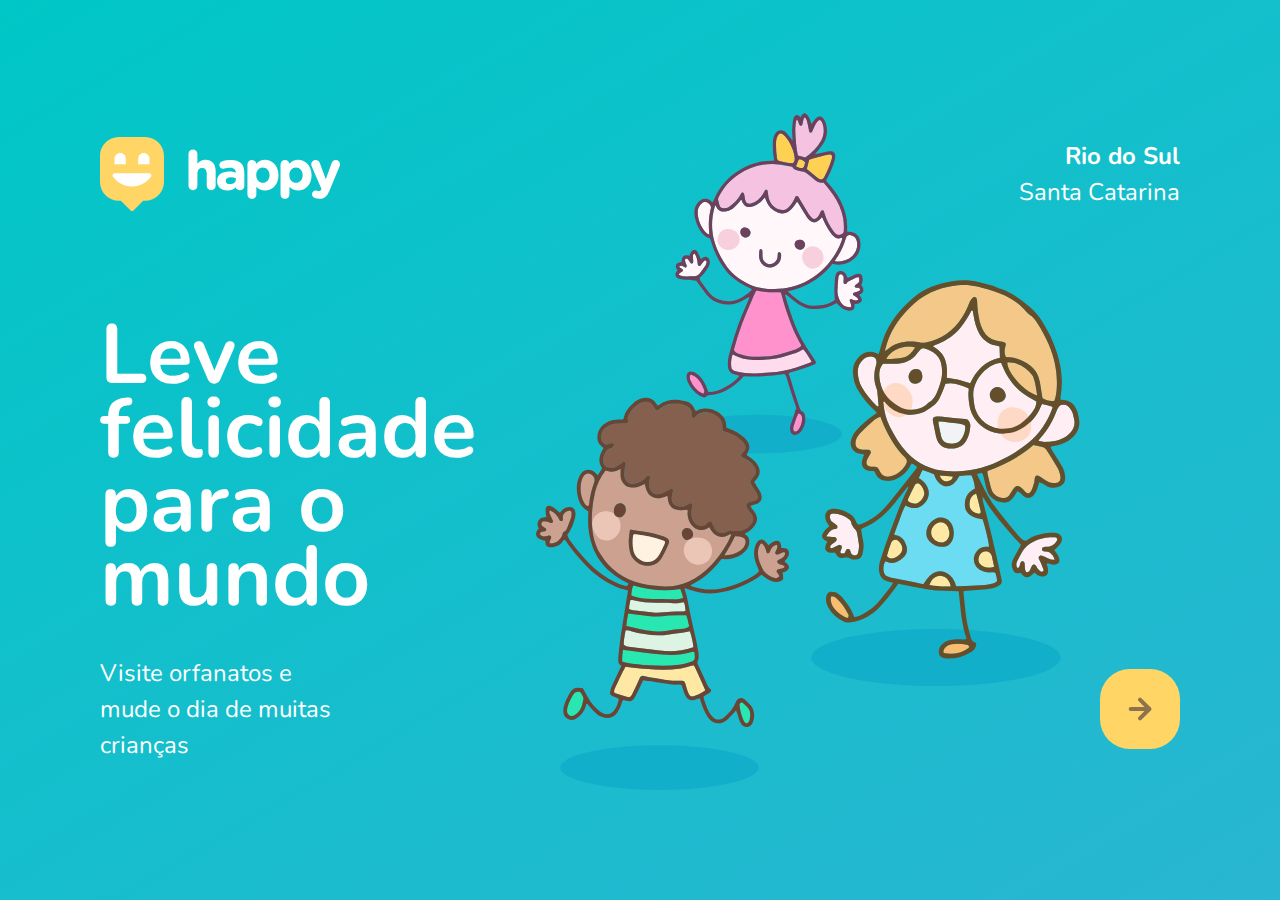
<file: index.html>
<!DOCTYPE html>
<html lang="pt_BR">
<head>
    <meta charset="UTF-8">
    <meta name="viewport" content="width=device-width, initial-scale=1.0">
    <title>Happy</title>
    <!--Icone Happy-->
    <link rel="icon" href="./public/images/logo-icon.png">
    <!--CSS-->
    <link rel="stylesheet" href="./public/css/main.css">
    <link rel="stylesheet" href="./public/css/page-landing.css">
    <link rel="stylesheet" href="./public/css/animations.css">
    <!--Fonts-->
    <link href="https://fonts.googleapis.com/css2?family=Nunito:wght@400;600;800&display=swap" rel="stylesheet">
</head>
<body>
    <div id="page-landing">
        <div id="container">
            <header>
                <img class="animate-up" id="logo" src="./public/images/logo.svg" alt="Logomarca de Happy">
                <div class="location animate-up">
                    <strong>Rio do Sul</strong>
                    <p>Santa Catarina</p>
                </div>
            </header>
            <main>
                <h1 class="animate-up">Leve felicidade para o mundo</h1>
                <section class="visit">
                    <p class="animate-up">Visite orfanatos e mude o dia de muitas crianças</p>
                    <a class="animate-up" href="#">
                        <img src="./public/images/arrow.svg" alt="Ir para o mapa">
                    </a>
                </section>
            </main>
        </div>
    </div>
</body>
</html>
</file>
<file: public/css/main.css>
* {
    margin: 0;
    padding: 0;
    box-sizing: border-box;
    /*border-box ou content-box*/
}

body {
    height: 100vh;
    color: white;
}

:root {
    font-size: 62.5%;
}

body, 
input, 
button, 
textarea {
    font-weight: 400; /*Peso da fonte - "NEGRITO"*/
    font-size: 1.8rem;
    line-height: 1;  /*altura da linha*/
    font-family: 'Nunito', sans-serif;
}
</file>
<file: public/css/page-landing.css>
body {
    font-size: 1em;
}

#page-landing {
    background: linear-gradient(329.54deg, #29b6d1 0%, #00c7c7 100%);

    text-align: center;
    min-height: 100vh;

    display: flex;
}

#container {
    margin: auto;

    width: min(90%, 112rem);
}

.location,
.visit p,
h1 {
    height: 16vh;
}

#logo {
    animation-delay: 50ms;
}

.location {
    animation-delay: 100ms;
}

main h1 {
    animation-delay: 150ms;
    font-size: clamp(4rem, 8vw, 8.4rem);
    /*Pesquisar o que é clamp*/
}

.visit p {
    animation-delay: 200ms;
}

.visit a {
    width: 8rem;
    height: 8rem;
    background: #ffd666;

    border: none;
    border-radius: 3rem;

    display: flex;
    align-items: center;
    justify-content: center;

    margin: auto;
    /*altera apenas laterais (OBS: juntamente com o flex pode alterar em 4 direcoes)*/

    transition: background 200ms;
    animation-delay: 250ms;
}

.visit a:hover {
    background: #96feff;

}

/*Desktop media*/
@media (min-width: 760px) {
    #container {
        padding: 5rem 2rem;
        /*shorthand background: image repeat position size*/
        background: url("../images/bg.svg") no-repeat 80% / clamp(30rem, 54vw, 56rem);

        /*background-repeat: no-repeat;
        background-position: 80%;
        background-size:clamp(30rem, 54vw, 56rem);*/
    }

    header {
        display: flex;
        align-items: center;
        justify-content: space-between;
    }

    .location,
    .visit p,
    h1 {
        height: initial;
        text-align: initial;
    }

    .location {
        text-align: right;
        font-size: 2.4rem;
        line-height: 1.5;
    }

    main h1 {
        font-weight: bold;
        line-height: .88;
        margin: clamp(10%, 9vh, 12%) 0 4rem;
        /*TAMANHO -> clamp (minino, ideal, maximo)*/

        width: min(300px, 80%);
    }

    .visit {
        display: flex;
        align-items: center;
        justify-content: space-between;
    }

    .visit p {
        font-size: 2.4rem;
        line-height: 1.5;
        width: clamp(20rem, 20vw, 30rem);
    }

    .visit a {
        margin: initial;
    }
}
</file>
<file: public/css/animations.css>
/*Animacoes*/
@keyframes up {
    from {
        opacity: 0;
        transform: translateY(16px);
    }

    to {
        opacity: 1;
        transform: translateY(0);
    }
}

@keyframes right {
    from{
        transform: translateX(-100%);
    }
    to{
        transform: translateX(0);
    }
}

@keyframes appear {
    from {
        opacity: 0;
    }
    to {
        opacity: 1;
    }
}

.animate-up {
    animation-name: up;
    animation-duration: 300ms;
    animation-fill-mode: backwards;
}

.animate-right {
    animation-name: right;
    animation-duration: 300ms;
}

.animate-appear {
    animation-name: appear;
    animation-duration: 300ms;
    animation-fill-mode:backwards;/*aplica a animacao e para no fim*/
}
</file>
